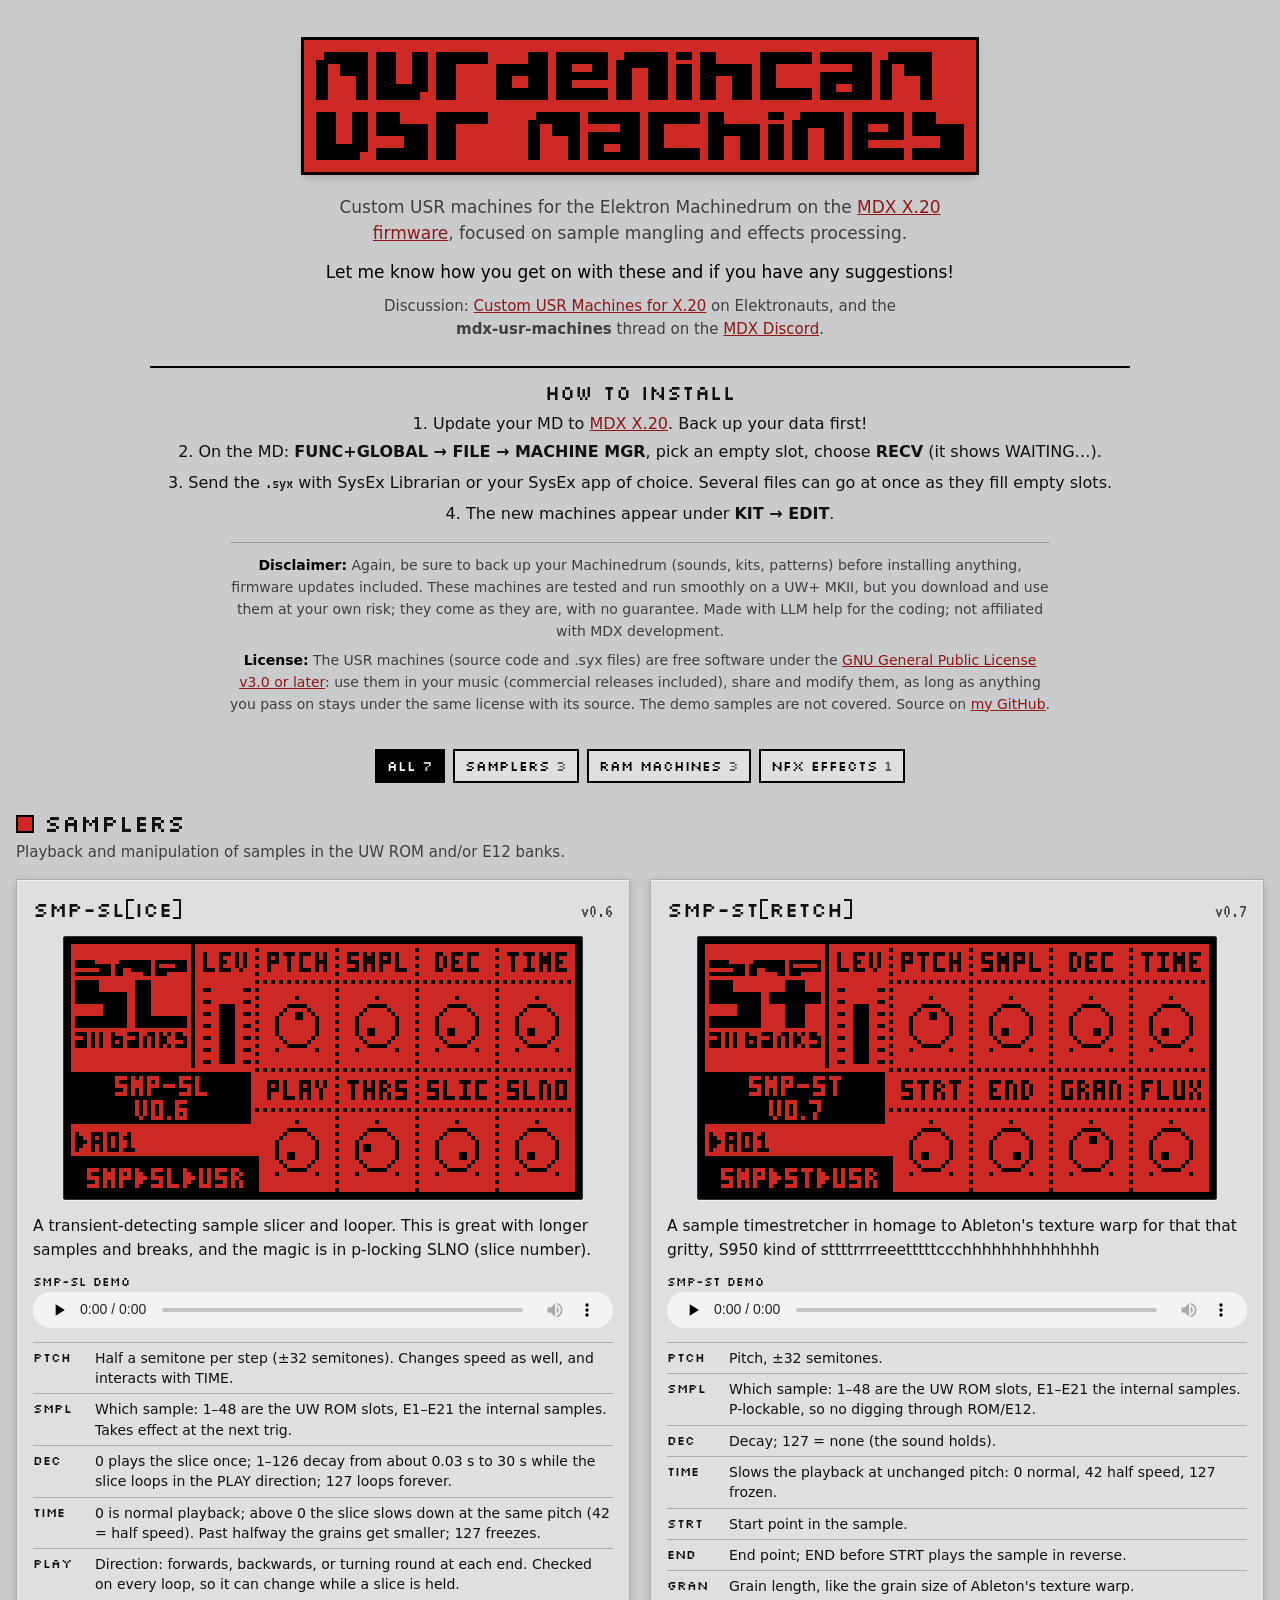
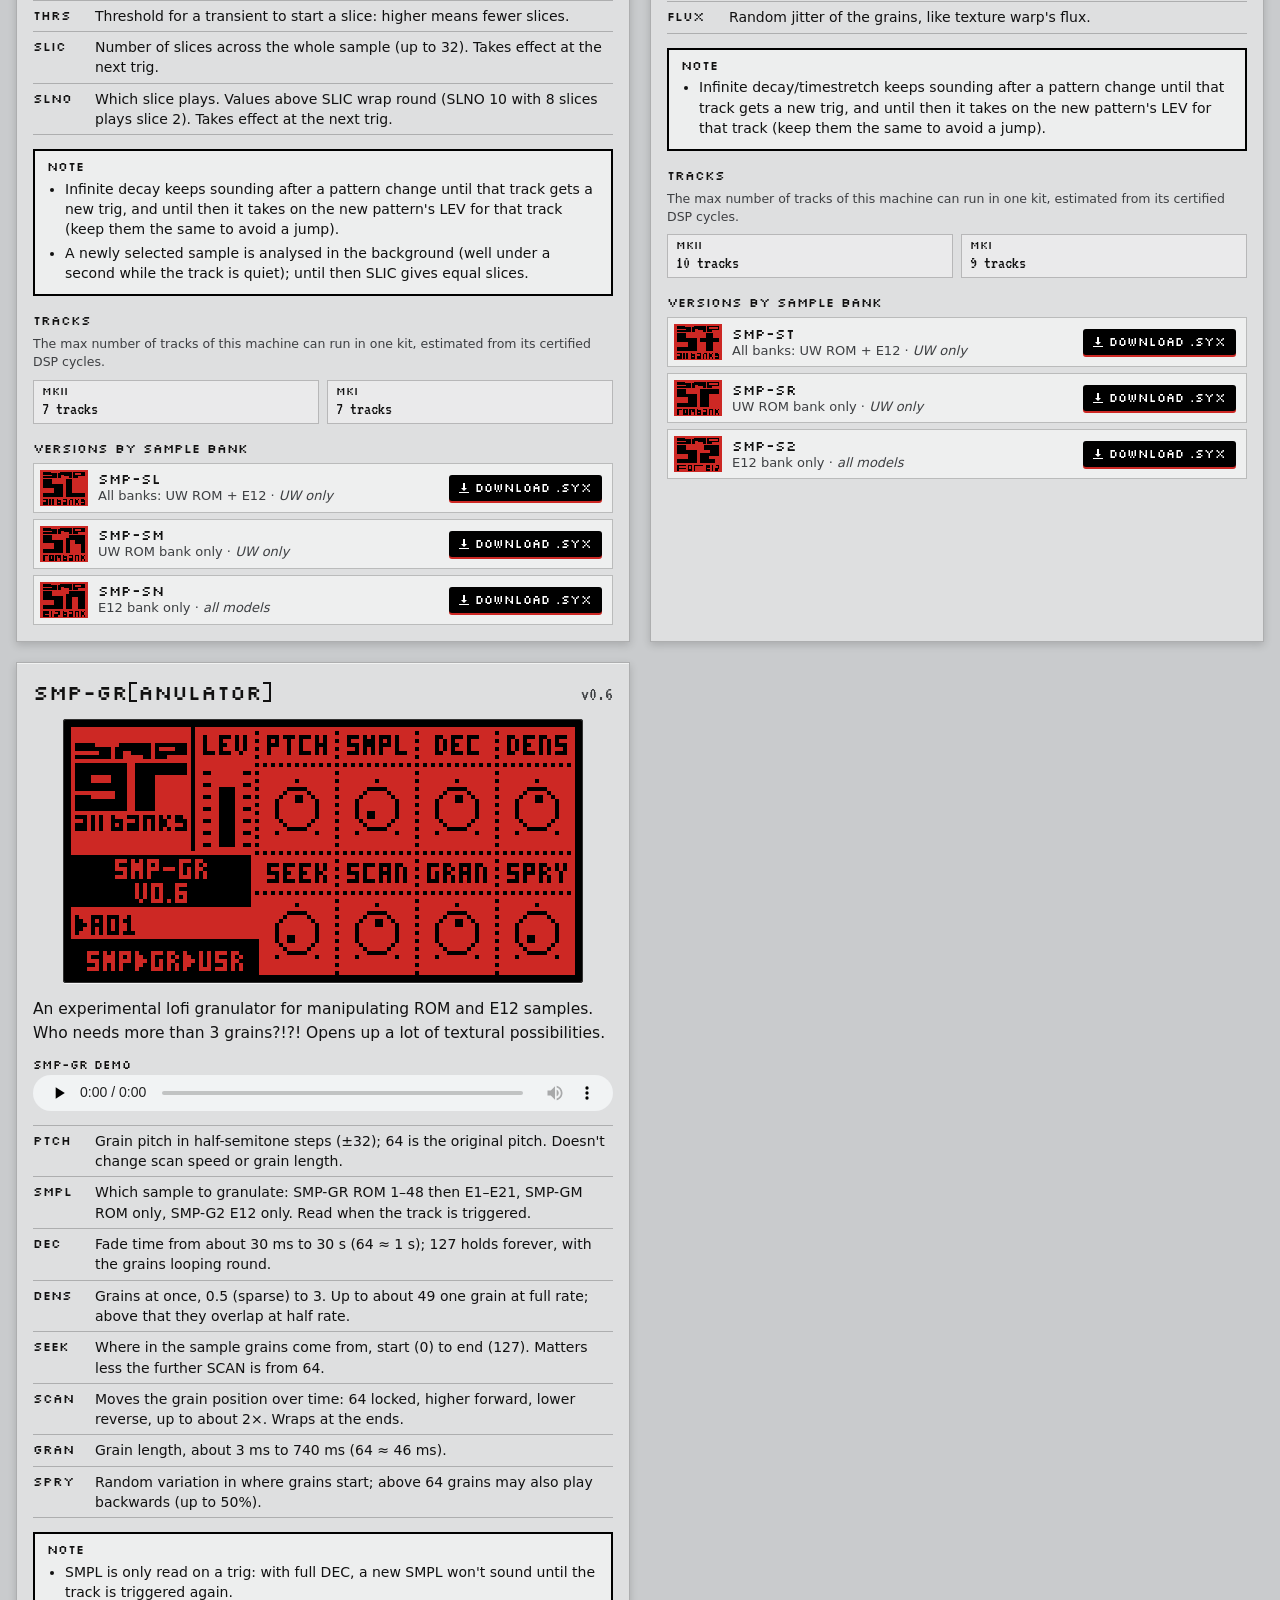
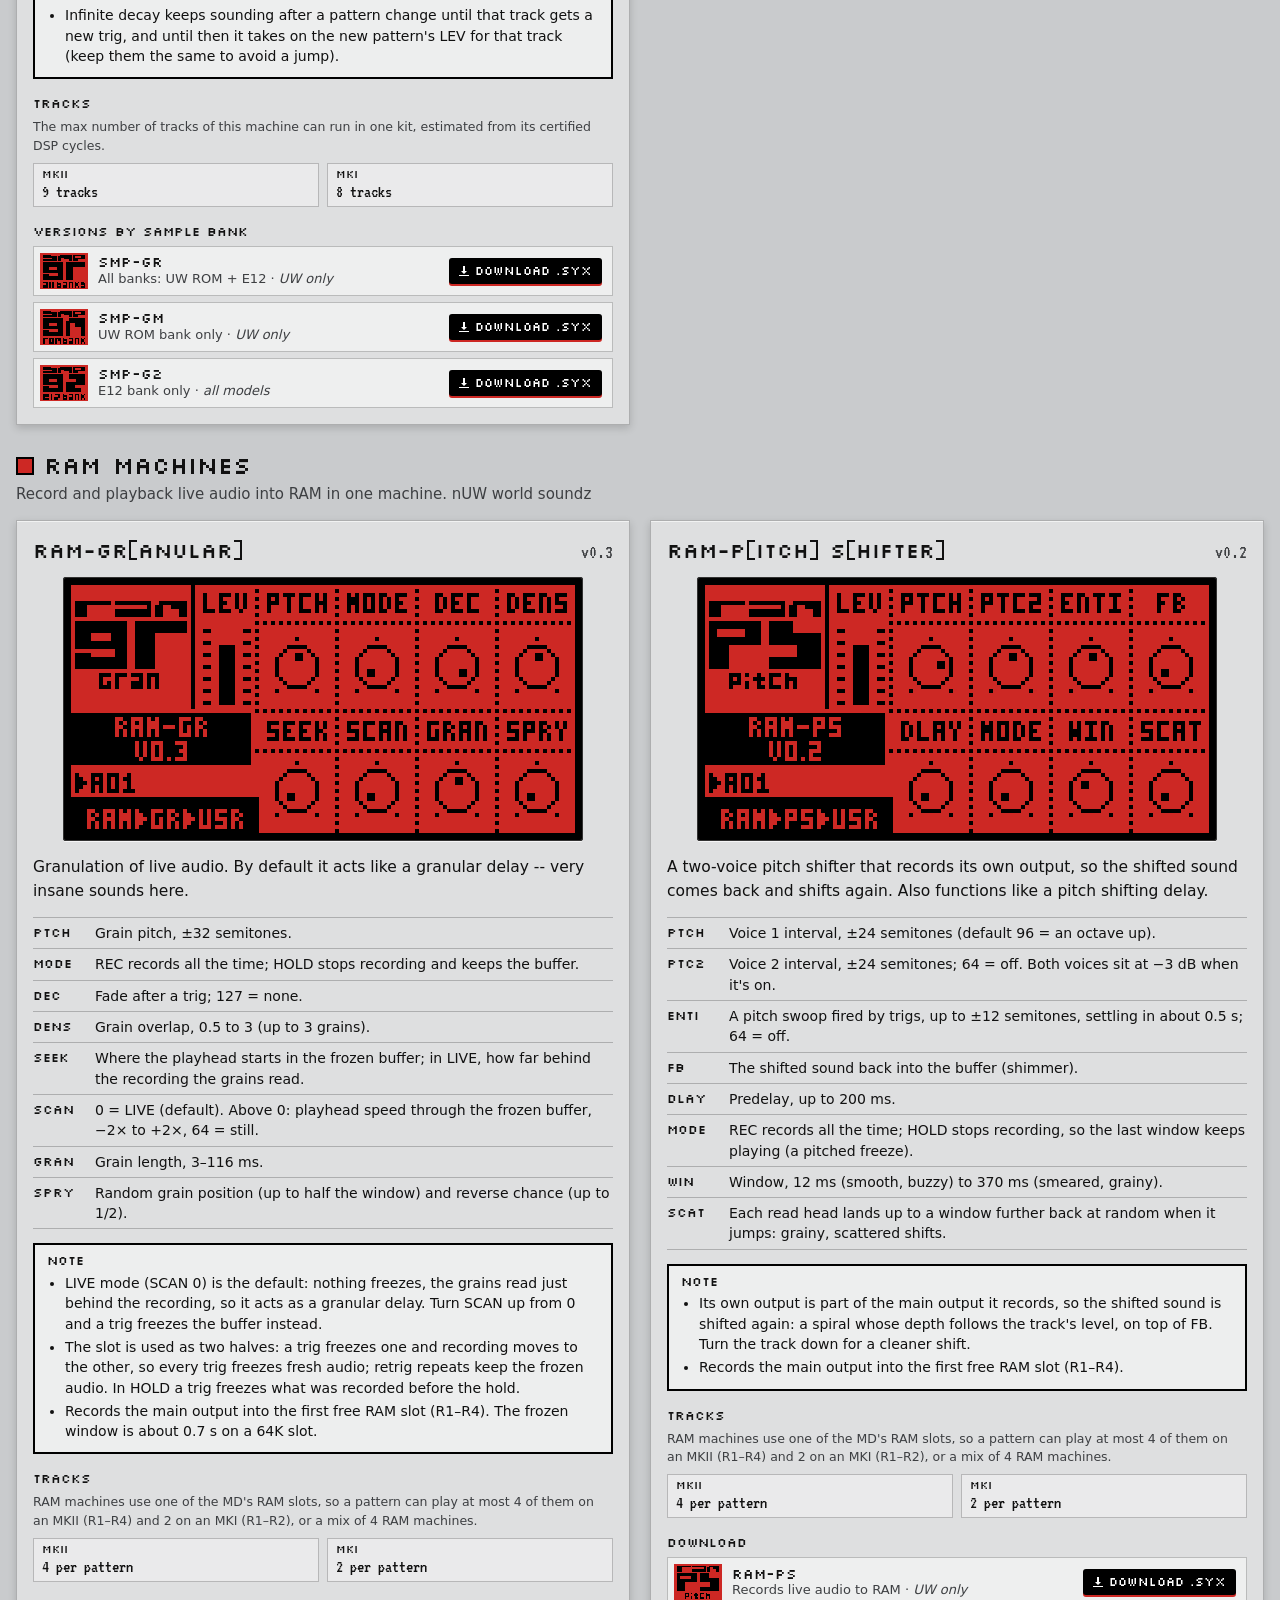
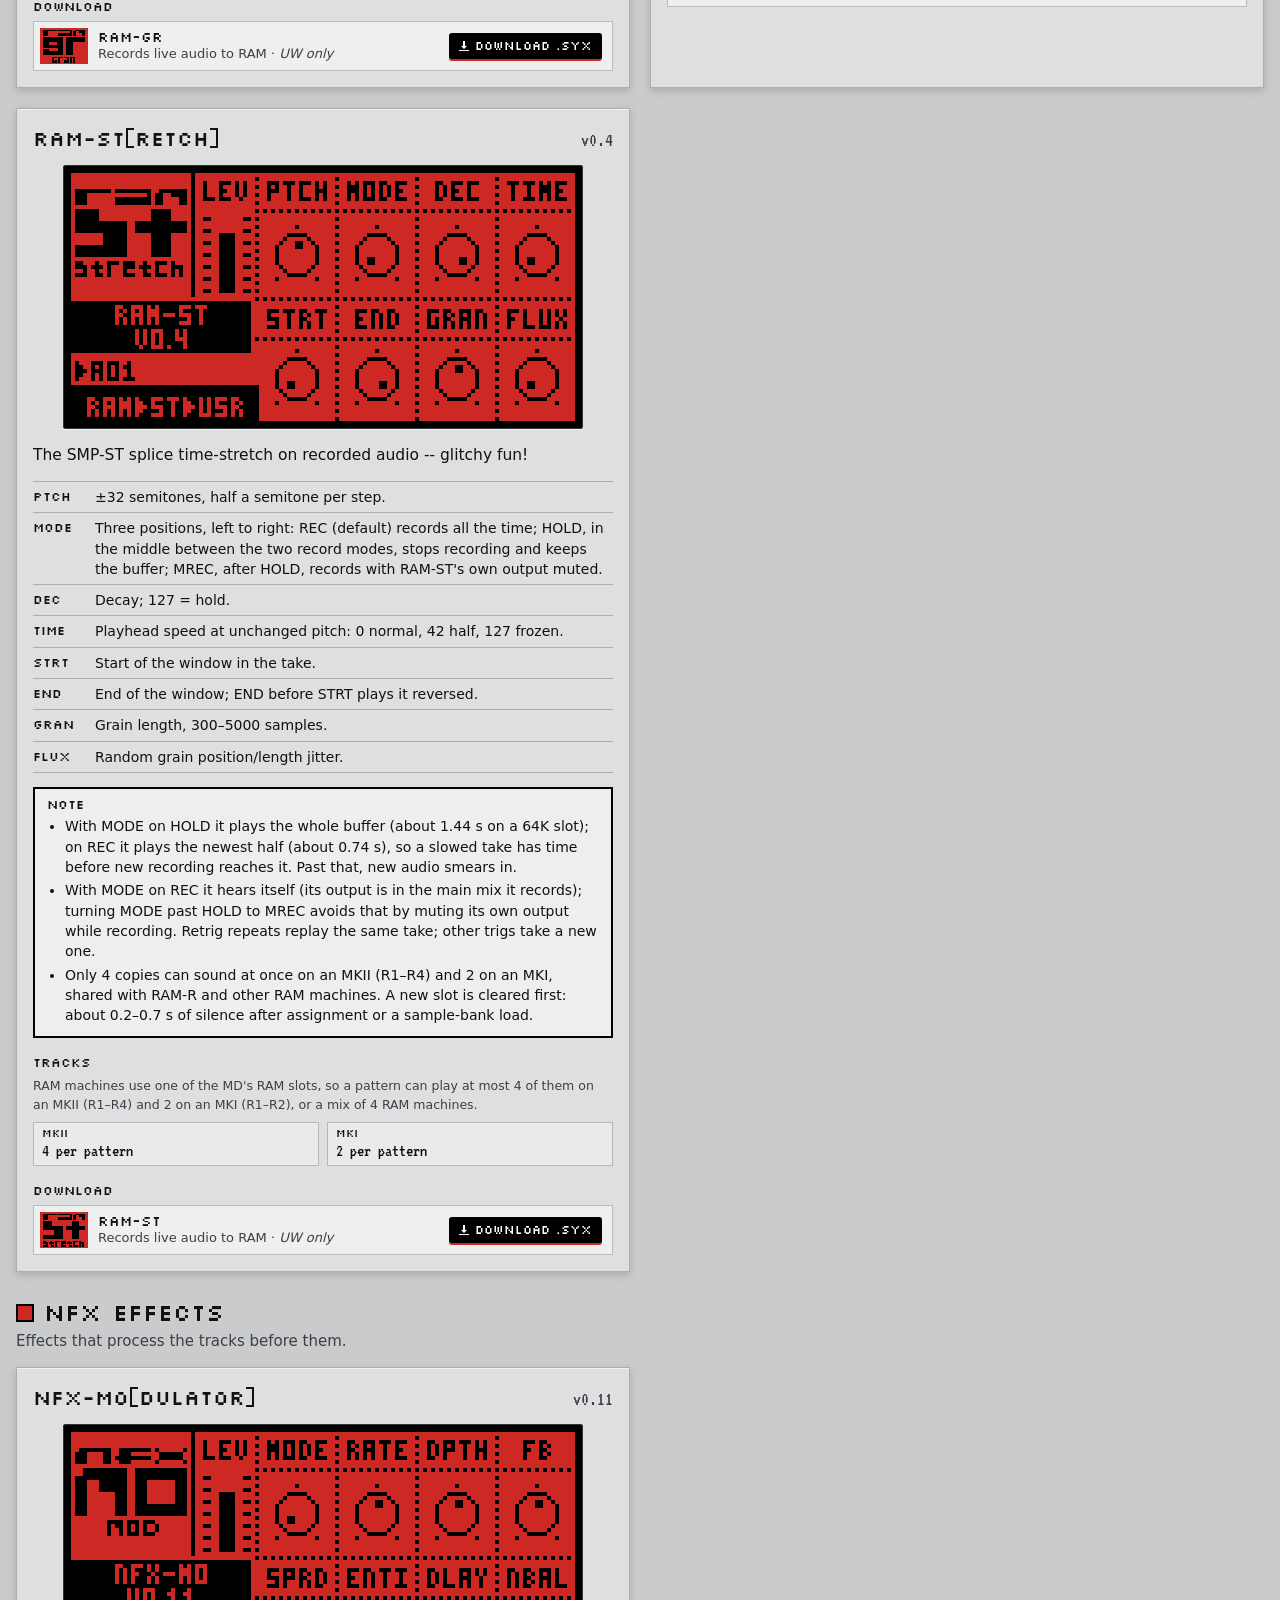
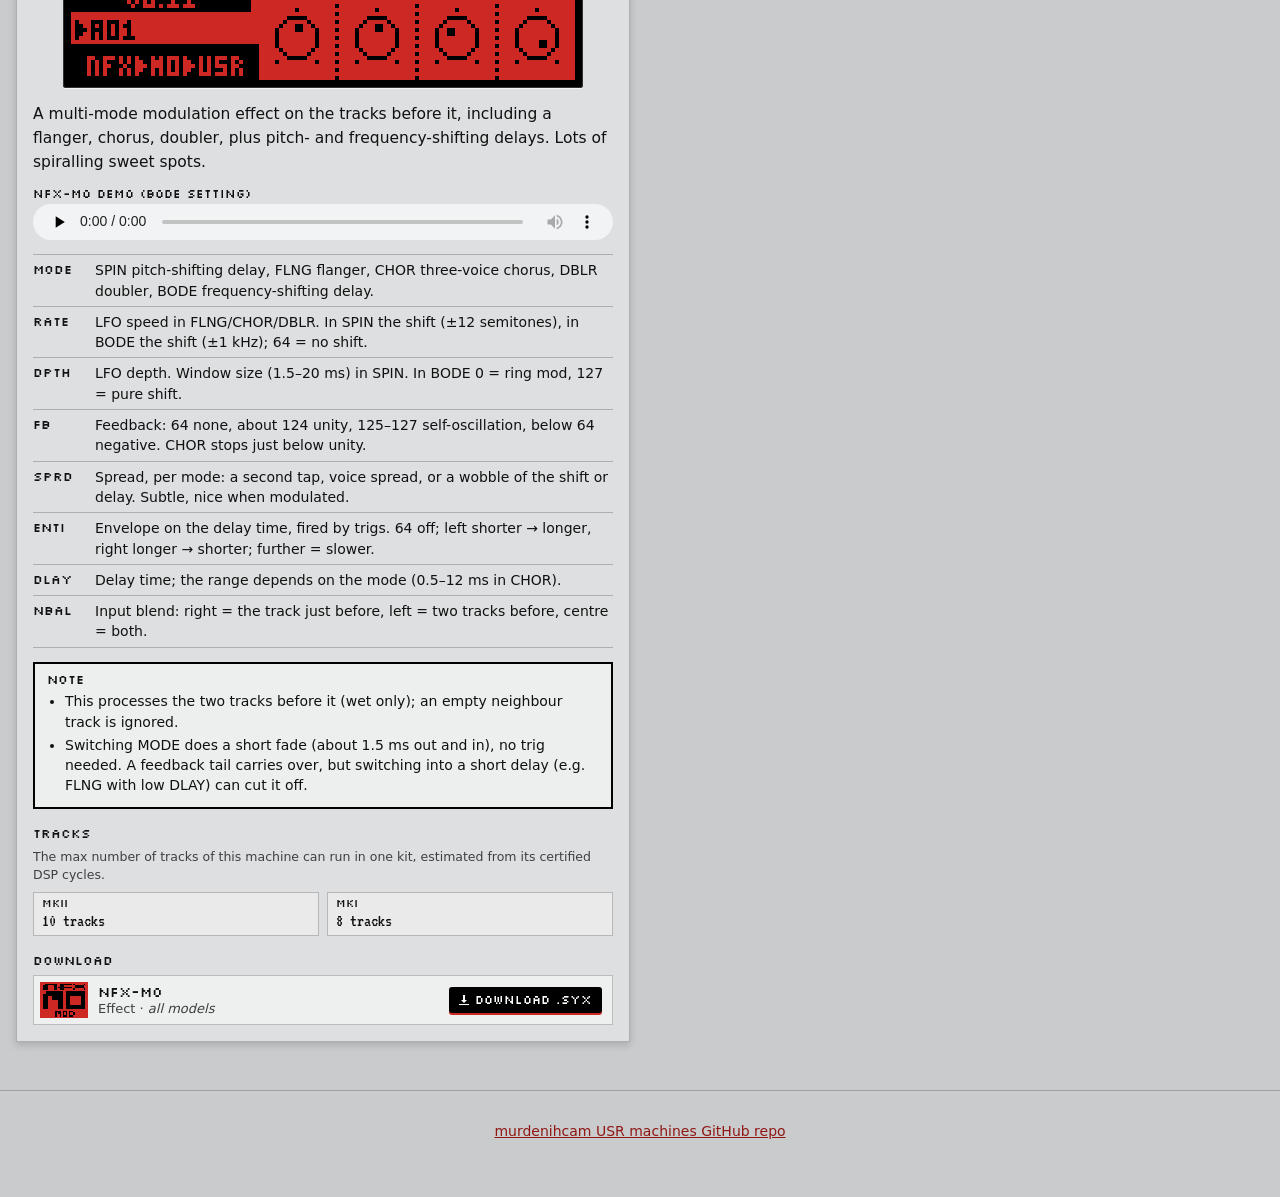
<file: docs/index.html>
<!doctype html>
<html lang="en">
<head>
  <meta charset="utf-8">
  <meta name="viewport" content="width=device-width, initial-scale=1">
  <title>murdenihcam USR machines</title>
  <meta name="description" content="Custom USR machines for the Elektron Machinedrum on the MDX X.20 firmware, focused on sample mangling and effects processing.">
  <link rel="icon" type="image/png" href="assets/favicon.png">
  <link rel="canonical" href="https://murdenihcam.github.io/murdenihcam-usr-machines/">
  <meta property="og:type" content="website">
  <meta property="og:title" content="murdenihcam USR machines">
  <meta property="og:description" content="Custom USR machines for the Elektron Machinedrum on the MDX X.20 firmware, focused on sample mangling and effects processing.">
  <meta property="og:url" content="https://murdenihcam.github.io/murdenihcam-usr-machines/">
  <meta property="og:image" content="https://murdenihcam.github.io/murdenihcam-usr-machines/assets/og-image.png">
  <meta property="og:image:width" content="1200">
  <meta property="og:image:height" content="630">
  <meta name="twitter:card" content="summary_large_image">
  <link rel="preconnect" href="https://fonts.googleapis.com">
  <link rel="preconnect" href="https://fonts.gstatic.com" crossorigin>
  <link href="https://fonts.googleapis.com/css2?family=Silkscreen&family=VT323&display=swap" rel="stylesheet">
  <link rel="stylesheet" href="style.css?v=20261107d">
</head>
<body>
  <header class="site-head">
    <h1 class="wordmark"><img src="assets/wordmark.svg" width="672" height="132" alt="murdenihcam USR machines"></h1>
    <p class="lede" data-text="tagline"></p>
    <p class="lede lede-ask" data-text="ask"></p>
    <p class="lede lede-talk" data-text="discussion"></p>

    <section class="install" aria-labelledby="install-h">
      <h2 id="install-h" data-text="installTitle"></h2>
      <ol data-text="installSteps"></ol>
      <p class="note" data-text="installNote"></p>
    </section>

    <section class="terms" aria-label="Disclaimer and license">
      <p data-text="disclaimer"></p>
      <p data-text="licence"></p>
    </section>
  </header>

  <main id="machines" class="machines" aria-label="Machines"></main>

  <noscript><p class="nojs">This page lists the machines with JavaScript. The .syx files are in the <a href="downloads/">downloads</a> folder.</p></noscript>

  <footer class="site-foot">
    <p data-text="footer"></p>
  </footer>

  <script src="assets/logos32.js?v=20261107d"></script>
  <script src="site-text.js?v=20261107d"></script>
  <script src="machines.js?v=20261107d"></script>
  <script src="app.js?v=20261107d"></script>
</body>
</html>
</file>
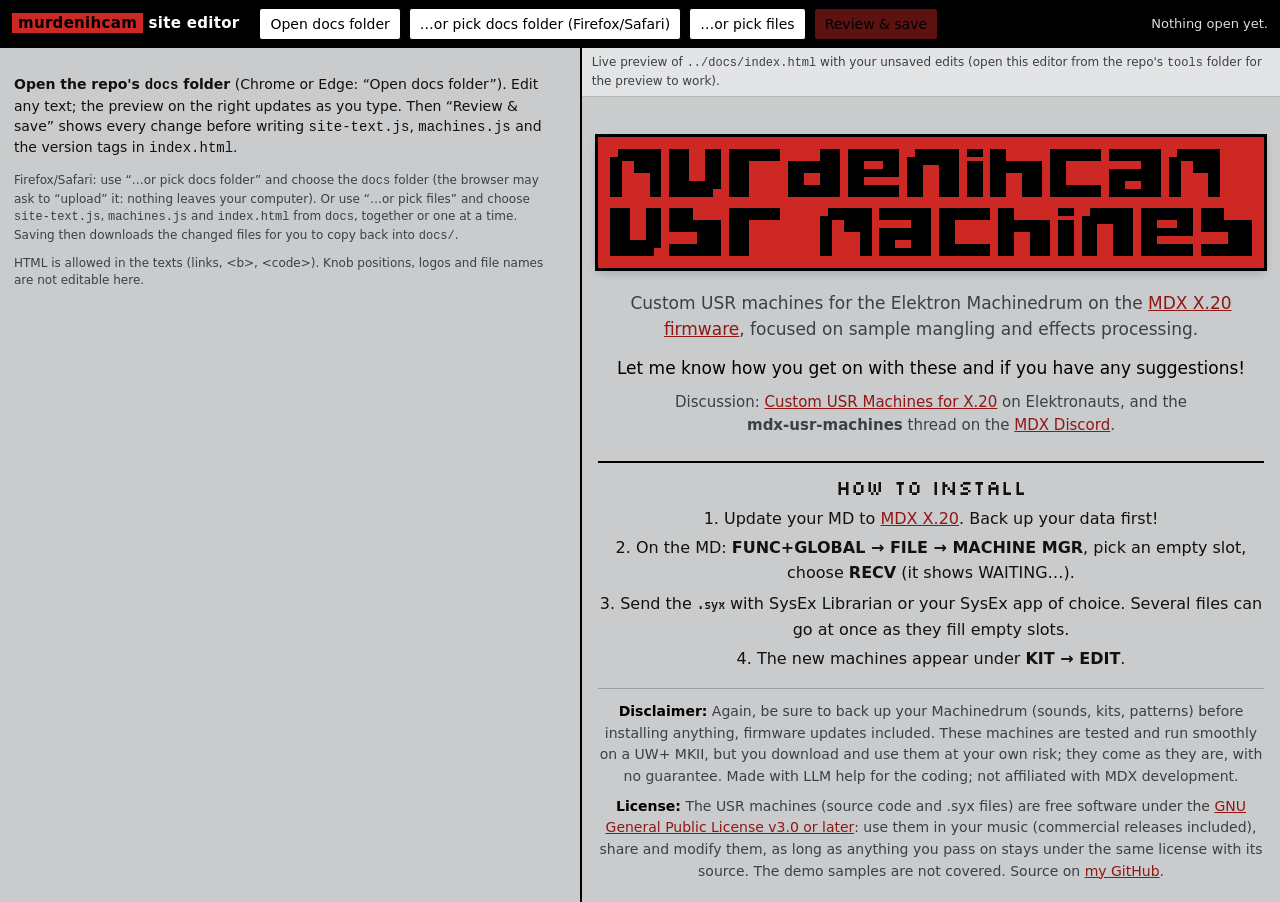
<file: tools/site-editor.html>
<!doctype html>
<html lang="en">
<head>
<meta charset="utf-8">
<meta name="viewport" content="width=device-width, initial-scale=1">
<title>Site editor · murdenihcam USR machines</title>
<style>
  :root { --red: #cd2824; --bg: #c9cbcd; --plate: rgba(255,255,255,0.45); --line: rgba(0,0,0,0.2); --muted: #3d3f42; }
  * { box-sizing: border-box; }
  body { margin: 0; background: var(--bg); color: #111; font: 14px/1.45 system-ui, -apple-system, "Segoe UI", Roboto, sans-serif; }
  header.top { position: sticky; top: 0; z-index: 2; background: #000; color: #fff; display: flex; flex-wrap: wrap; gap: 8px; align-items: center; padding: 8px 12px; }
  header.top h1 { font-size: 15px; margin: 0 12px 0 0; letter-spacing: .02em; }
  header.top h1 span { background: var(--red); color: #000; padding: 1px 6px; }
  button, .filebtn { font: inherit; border: 1px solid #000; background: #fff; color: #000; padding: 5px 10px; border-radius: 3px; cursor: pointer; }
  button.primary { background: var(--red); }
  button:disabled { opacity: .45; cursor: default; }
  .filebtn input { display: none; }
  #status { color: #ddd; font-size: 13px; margin-left: auto; }
  .layout { display: grid; grid-template-columns: minmax(380px, 1fr) minmax(420px, 1.2fr); height: calc(100vh - 46px); }
  .form { overflow: auto; padding: 12px 14px 60px; border-right: 2px solid #000; }
  .preview { display: flex; flex-direction: column; }
  .preview .bar { padding: 6px 10px; background: #e3e4e5; border-bottom: 1px solid var(--line); font-size: 12px; color: var(--muted); }
  iframe { flex: 1; width: 100%; border: 0; background: var(--bg); }
  details { background: var(--plate); border: 1px solid var(--line); margin: 0 0 10px; }
  summary { cursor: pointer; padding: 8px 10px; font-weight: 600; }
  summary small { font-weight: 400; color: var(--muted); }
  .fields { padding: 0 10px 10px; display: grid; gap: 8px; }
  label { display: grid; gap: 3px; font-size: 12px; color: var(--muted); }
  label b { color: #000; font-size: 12px; }
  textarea, input[type=text] { width: 100%; font: 13px/1.4 system-ui, sans-serif; color: #000; background: #fff; border: 1px solid #888; border-radius: 2px; padding: 5px 6px; }
  textarea { resize: vertical; min-height: 34px; }
  .row { display: grid; grid-template-columns: repeat(3, 1fr); gap: 8px; }
  .param { display: grid; grid-template-columns: 46px 1fr; gap: 8px; align-items: start; }
  .param code { font: 12px/2 ui-monospace, monospace; font-weight: 700; color: #000; }
  .group-title { font-size: 11px; text-transform: uppercase; letter-spacing: .06em; color: #000; margin-top: 4px; border-top: 1px solid var(--line); padding-top: 6px; }
  .hint { font-size: 12px; color: var(--muted); margin: 0 0 10px; }
  .intro { max-width: 60ch; }
  .msg { background: #fff; border: 2px solid #000; border-left: 8px solid var(--red); padding: 8px 10px; font-weight: 600; }
  dialog { border: 2px solid #000; border-radius: 4px; max-width: 760px; width: 92vw; padding: 0; }
  dialog h2 { margin: 0; padding: 10px 14px; background: #000; color: #fff; font-size: 15px; }
  dialog .body { padding: 10px 14px; max-height: 60vh; overflow: auto; }
  dialog .change { border-bottom: 1px solid var(--line); padding: 6px 0; font-size: 13px; }
  dialog .change .path { font-weight: 600; }
  dialog .old { color: #8a1512; text-decoration: line-through; }
  dialog .new { color: #0b5a12; }
  dialog .actions { display: flex; gap: 8px; justify-content: flex-end; padding: 10px 14px; border-top: 1px solid var(--line); }
  @media (max-width: 900px) { .layout { grid-template-columns: 1fr; height: auto; } .preview { height: 80vh; } .form { border-right: 0; } }
</style>
</head>
<body>
<header class="top">
  <h1><span>murdenihcam</span> site editor</h1>
  <button id="openDir" title="Pick the docs folder of the repo">Open docs folder</button>
  <label class="filebtn" title="Works in every browser; saving downloads the files"><input id="openFolderInput" type="file" webkitdirectory><span>…or pick docs folder (Firefox/Safari)</span></label>
  <label class="filebtn" title="Pick site-text.js, machines.js and index.html, together or one by one"><input id="openFiles" type="file" accept=".js,.html" multiple><span>…or pick files</span></label>
  <button id="save" class="primary" disabled>Review &amp; save</button>
  <span id="status">Nothing open yet.</span>
</header>

<div class="layout">
  <div class="form" id="form">
    <div class="intro">
      <p><b>Open the repo's <code>docs</code> folder</b> (Chrome or Edge: “Open docs folder”). Edit any text; the preview on the right updates as you type. Then “Review &amp; save” shows every change before writing <code>site-text.js</code>, <code>machines.js</code> and the version tags in <code>index.html</code>.</p>
      <p class="hint">Firefox/Safari: use “…or pick docs folder” and choose the <code>docs</code> folder (the browser may ask to “upload” it: nothing leaves your computer). Or use “…or pick files” and choose <code>site-text.js</code>, <code>machines.js</code> and <code>index.html</code> from <code>docs</code>, together or one at a time. Saving then downloads the changed files for you to copy back into <code>docs/</code>.</p>
      <p id="msg" class="msg" hidden></p>
      <p class="hint">HTML is allowed in the texts (links, &lt;b&gt;, &lt;code&gt;). Knob positions, logos and file names are not editable here.</p>
    </div>
  </div>
  <div class="preview">
    <div class="bar">Live preview of <code>../docs/index.html</code> with your unsaved edits (open this editor from the repo's <code>tools</code> folder for the preview to work).</div>
    <iframe id="preview" src="../docs/index.html" title="Site preview"></iframe>
  </div>
</div>

<dialog id="review">
  <h2>Changes to save</h2>
  <div class="body" id="reviewBody"></div>
  <div class="actions"><button id="cancelSave">Cancel</button><button id="confirmSave" class="primary">Save</button></div>
</dialog>

<script>
(function () {
  "use strict";
  var $ = function (id) { return document.getElementById(id); };
  var state = { dir: null, files: {}, orig: null, data: null, headers: {} };
  var LABELS = {
    tagline: "Tagline (under the wordmark)", ask: "Feedback line", discussion: "Discussion line",
    installTitle: "How to install: heading", installSteps: "How to install: steps", installNote: "How to install: note",
    disclaimer: "Disclaimer", licence: "License", footer: "Footer",
    samplersTitle: "Samplers: section title", samplersSub: "Samplers: section subtitle",
    ramTitle: "RAM machines: section title", ramSub: "RAM machines: section subtitle",
    nfxTitle: "NFX effects: section title", nfxSub: "NFX effects: section subtitle",
    tracksCaption: "Tracks caption (samplers, NFX)", ramTracksCaption: "Tracks caption (RAM machines)",
    ramDspLine: "RAM DSP line ({mk2}/{mk1} are filled in)"
  };

  // ---------- reading the data files ----------
  function runData(text, key) {
    var fake = {};
    new Function("window", text)(fake);
    return fake[key];
  }
  function headerOf(text, marker) { var i = text.indexOf(marker); return i > 0 ? text.slice(0, i) : ""; }

  function load(files) {
    if (!files["site-text.js"] || !files["machines.js"]) throw new Error("Need site-text.js and machines.js from the docs folder.");
    files = Object.assign({}, files);
    var siteText = runData(files["site-text.js"], "SITE_TEXT");
    var machines = runData(files["machines.js"], "MACHINES");
    state.files = files;
    state.headers = { site: headerOf(files["site-text.js"], "window.SITE_TEXT"), machines: headerOf(files["machines.js"], "window.MACHINES") };
    state.orig = JSON.parse(JSON.stringify({ siteText: siteText, machines: machines }));
    state.data = { siteText: siteText, machines: machines };
    buildForm();
    $("save").disabled = false;
    sendPreview();
  }

  // ---------- serialising (same layout as the files in the repo, so git diffs stay small) ----------
  function prim(v) { return v === null || typeof v !== "object"; }
  function flat(v) { return prim(v) || (Array.isArray(v) && v.every(prim)); }
  function inline(v) {
    if (Array.isArray(v)) return "[" + v.map(inline).join(", ") + "]";
    if (v && typeof v === "object") return "{" + Object.keys(v).map(function (k) { return JSON.stringify(k) + ": " + inline(v[k]); }).join(", ") + "}";
    return JSON.stringify(v);
  }
  function dump(v, ind, parentIsList) {
    ind = ind || 0;
    var p = "  ".repeat(ind), q = "  ".repeat(ind + 1);
    if (Array.isArray(v)) {
      var one = inline(v);
      if ((parentIsList && v.every(flat)) || (v.every(prim) && one.length <= 100)) return one;
      if (!v.length) return "[]";
      return "[\n" + v.map(function (x) { return q + dump(x, ind + 1, true); }).join(",\n") + "\n" + p + "]";
    }
    if (v && typeof v === "object") {
      var keys = Object.keys(v);
      if (!keys.length) return "{}";
      return "{\n" + keys.map(function (k) { return q + JSON.stringify(k) + ": " + dump(v[k], ind + 1, false); }).join(",\n") + "\n" + p + "}";
    }
    return JSON.stringify(v);
  }
  function siteTextFile() { return state.headers.site + "window.SITE_TEXT = " + dump(state.data.siteText) + ";\n"; }
  function machinesFile() { return state.headers.machines + "window.MACHINES = " + dump(state.data.machines) + ";\n"; }
  function bumpedIndex(text) {
    var d = new Date(), today = d.getFullYear() + String(d.getMonth() + 1).padStart(2, "0") + String(d.getDate()).padStart(2, "0");
    var m = /\?v=(\d{8})([a-z]?)"/.exec(text), next = today;
    if (m && m[1] === today) next = today + (m[2] ? String.fromCharCode(m[2].charCodeAt(0) + 1) : "a");
    return { text: text.replace(/\?v=\d{8}[a-z]?"/g, "?v=" + next + '"'), version: next };
  }

  // ---------- form ----------
  function field(label, value, onInput, opts) {
    opts = opts || {};
    var l = document.createElement("label");
    var b = document.createElement("b"); b.textContent = label; l.appendChild(b);
    var t = document.createElement(opts.input ? "input" : "textarea");
    if (opts.input) t.type = "text"; else t.rows = opts.rows || Math.min(6, Math.max(1, Math.ceil(String(value).length / 70)));
    t.value = value == null ? "" : value;
    t.addEventListener("input", function () { onInput(t.value); changed(); });
    l.appendChild(t);
    return l;
  }
  function group(title) { var d = document.createElement("div"); d.className = "group-title"; d.textContent = title; return d; }

  function buildForm() {
    var form = $("form");
    form.querySelectorAll("details").forEach(function (d) { d.remove(); });
    var T = state.data.siteText;

    var site = document.createElement("details"); site.open = true;
    site.innerHTML = "<summary>Site text <small>header, install, disclaimer, license, captions</small></summary>";
    var sf = document.createElement("div"); sf.className = "fields";
    Object.keys(T).forEach(function (k) {
      if (Array.isArray(T[k])) {
        sf.appendChild(group(LABELS[k] || k));
        T[k].forEach(function (_, i) { sf.appendChild(field((LABELS[k] || k) + " " + (i + 1), T[k][i], function (v) { T[k][i] = v; })); });
      } else {
        sf.appendChild(field(LABELS[k] || k, T[k], function (v) { T[k] = v; }));
      }
    });
    site.appendChild(sf);
    form.appendChild(site);

    state.data.machines.forEach(function (m) {
      var d = document.createElement("details");
      d.innerHTML = "<summary></summary>";
      d.querySelector("summary").textContent = m.name + " ";
      var sm = document.createElement("small"); sm.textContent = "v" + m.version + " · " + m.category; d.querySelector("summary").appendChild(sm);
      var f = document.createElement("div"); f.className = "fields";
      var r = document.createElement("div"); r.className = "row";
      r.appendChild(field("Name", m.name, function (v) { m.name = v; }, { input: true }));
      r.appendChild(field("Version", m.version, function (v) { m.version = v; }, { input: true }));
      r.appendChild(field("Screen title", m.lcdName, function (v) { m.lcdName = v; }, { input: true }));
      f.appendChild(r);
      f.appendChild(field("Description", m.desc, function (v) { m.desc = v; }));
      if (m.demo) f.appendChild(field("Demo label", m.demo.label, function (v) { m.demo.label = v; }, { input: true }));

      f.appendChild(group("Parameters"));
      m.params.forEach(function (p) {
        var row = document.createElement("div"); row.className = "param";
        var c = document.createElement("code"); c.textContent = p[0]; row.appendChild(c);
        var t = document.createElement("textarea"); t.rows = Math.min(4, Math.max(1, Math.ceil(p[5].length / 70))); t.value = p[5];
        t.addEventListener("input", function () { p[5] = t.value; changed(); });
        row.appendChild(t);
        f.appendChild(row);
      });

      f.appendChild(group("Note box (one note per paragraph; leave empty for none)"));
      f.appendChild(field("Notes", (m.aware || []).join("\n\n"), function (v) {
        m.aware = v.split(/\n\s*\n/).map(function (s) { return s.trim(); }).filter(Boolean);
      }, { rows: Math.max(3, (m.aware || []).length * 3) }));

      f.appendChild(group("Track counts (DSP estimate)"));
      var tr = document.createElement("div"); tr.className = "row";
      ["mk2", "mk1", "sram"].forEach(function (k) {
        tr.appendChild(field({ mk2: "MKII", mk1: "MKI", sram: "MKI with SRAM" }[k], m.tracks[k], function (v) { m.tracks[k] = v; }, { input: true }));
      });
      f.appendChild(tr);

      f.appendChild(group("Download rows"));
      m.variants.forEach(function (v) {
        var vr = document.createElement("div"); vr.className = "row";
        vr.appendChild(field(v.id + ": text", v.scope, function (x) { v.scope = x; }, { input: true }));
        vr.appendChild(field(v.id + ": works on (italic)", v.compat, function (x) { v.compat = x || null; }, { input: true }));
        var file = document.createElement("label"); file.innerHTML = "<b>File</b>"; var s = document.createElement("span"); s.textContent = v.file; file.appendChild(s);
        vr.appendChild(file);
        f.appendChild(vr);
      });
      d.appendChild(f);
      form.appendChild(d);
    });
  }

  // ---------- preview ----------
  var previewTimer = null;
  function sendPreview() {
    if (!state.data) return;
    var w = $("preview").contentWindow;
    if (w) w.postMessage({ type: "site-editor-preview", siteText: state.data.siteText, machines: state.data.machines }, "*");
  }
  function changed() {
    var n = diff().length;
    $("status").textContent = n ? n + " unsaved change" + (n > 1 ? "s" : "") : "No unsaved changes.";
    clearTimeout(previewTimer); previewTimer = setTimeout(sendPreview, 250);
  }
  window.addEventListener("message", function (e) {
    if (e.data && e.data.type === "site-editor-ready") sendPreview();
  });

  // ---------- review ----------
  function diff() {
    var out = [];
    (function walk(a, b, path) {
      if (prim(a) || prim(b)) { if (a !== b) out.push({ path: path, old: a, now: b }); return; }
      var keys = Object.keys(Object.assign({}, a, b));
      keys.forEach(function (k) { walk(a[k], b[k], path.concat(k)); });
    })(state.orig, state.data, []);
    return out;
  }
  function pretty(path) {
    var p = path.slice();
    if (p[0] === "siteText") return "Site text › " + (LABELS[p[1]] || p[1]) + (p.length > 2 ? " " + (+p[2] + 1) : "");
    var m = state.data.machines[p[1]], rest = p.slice(2);
    if (rest[0] === "params") return m.id + " › " + m.params[rest[1]][0];
    if (rest[0] === "aware") return m.id + " › note " + (+rest[1] + 1);
    if (rest[0] === "variants") return m.id + " › " + m.variants[rest[1]].id + " " + rest[2];
    return m.id + " › " + rest.join(" ");
  }
  function showReview() {
    var changes = diff(), body = $("reviewBody");
    body.innerHTML = "";
    if (!changes.length) { body.textContent = "No changes."; }
    changes.forEach(function (c) {
      var d = document.createElement("div"); d.className = "change";
      var p = document.createElement("div"); p.className = "path"; p.textContent = pretty(c.path); d.appendChild(p);
      var o = document.createElement("div"); o.className = "old"; o.textContent = c.old == null ? "(empty)" : String(c.old); d.appendChild(o);
      var n = document.createElement("div"); n.className = "new"; n.textContent = c.now == null ? "(empty)" : String(c.now); d.appendChild(n);
      body.appendChild(d);
    });
    var note = document.createElement("p"); note.className = "hint";
    note.textContent = state.dir ? "Writes docs/site-text.js and docs/machines.js, and bumps the ?v= version tags in docs/index.html." :
      "Downloads site-text.js, machines.js and index.html (with bumped version tags). Copy them into the docs folder, replacing the old ones.";
    body.appendChild(note);
    $("confirmSave").disabled = !changes.length;
    $("review").showModal();
  }

  // ---------- saving ----------
  async function writeFile(name, text) {
    if (state.dir) {
      var h = await state.dir.getFileHandle(name, { create: false });
      var w = await h.createWritable(); await w.write(text); await w.close();
    } else {
      var a = document.createElement("a");
      a.href = URL.createObjectURL(new Blob([text], { type: "text/plain" }));
      a.download = name; document.body.appendChild(a); a.click(); a.remove();
    }
  }
  async function save() {
    $("review").close();
    try {
      var site = siteTextFile(), mach = machinesFile(), idx = state.files["index.html"] ? bumpedIndex(state.files["index.html"]) : null;
      var touched = [];
      if (diff().some(function (c) { return c.path[0] === "siteText"; })) { await writeFile("site-text.js", site); touched.push("site-text.js"); state.files["site-text.js"] = site; }
      if (diff().some(function (c) { return c.path[0] === "machines"; })) { await writeFile("machines.js", mach); touched.push("machines.js"); state.files["machines.js"] = mach; }
      if (idx) { await writeFile("index.html", idx.text); touched.push("index.html (v=" + idx.version + ")"); state.files["index.html"] = idx.text; }
      state.orig = JSON.parse(JSON.stringify(state.data));
      $("status").textContent = (state.dir ? "Saved: " : "Downloaded: ") + touched.join(", ") + ". Now commit and push.";
      if (state.dir) $("preview").src = "../docs/index.html?r=" + Date.now();
    } catch (err) {
      $("status").textContent = "Save failed: " + err.message;
    }
  }

  // ---------- opening ----------
  $("openDir").addEventListener("click", async function () {
    if (!window.showDirectoryPicker) { $("status").textContent = "This browser can't open folders; use “…or pick files”."; return; }
    try {
      var dir = await window.showDirectoryPicker({ id: "murdenihcam-docs", mode: "readwrite" });
      var files = {};
      for (var name of ["site-text.js", "machines.js", "index.html"]) {
        try { files[name] = await (await (await dir.getFileHandle(name)).getFile()).text(); } catch (e) { /* missing */ }
      }
      state.dir = dir;
      load(files);
      $("status").textContent = "Opened " + dir.name + "/. No unsaved changes.";
    } catch (err) { if (err.name !== "AbortError") $("status").textContent = "Could not open: " + err.message; }
  });
  // Files picked without folder access (Firefox, Safari): collected across picks, saving downloads them.
  var picked = {};
  function message(text) { var m = $("msg"); m.textContent = text; m.hidden = !text; $("status").textContent = text || $("status").textContent; }
  async function takeFiles(list) {
    var wanted = ["site-text.js", "machines.js", "index.html"], got = [];
    for (var f of list) {
      // match by name, ignoring case and copies like "machines (1).js"
      var n = f.name.toLowerCase(), key = null;
      if (/\.js$/.test(n) && n.indexOf("site-text") === 0) key = "site-text.js";
      else if (/\.js$/.test(n) && n.indexOf("machines") === 0) key = "machines.js";
      else if (/\.html?$/.test(n) && n.indexOf("index") === 0) key = "index.html";
      if (!key) continue;
      try { picked[key] = await f.text(); got.push(key); }
      catch (err) { message("Could not read " + f.name + ": " + err.message); return; }
    }
    var missing = wanted.slice(0, 2).filter(function (n) { return !picked[n]; });
    if (missing.length) {
      message("Loaded: " + (Object.keys(picked).join(", ") || "nothing yet") + ". Still needed: " + missing.join(" and ") + " (from the docs folder)." + (got.length ? "" : " The file you picked isn't one of the site files."));
      return;
    }
    state.dir = null;
    try {
      load(picked);
      message("");
      $("status").textContent = "Opened " + Object.keys(picked).join(", ") + ". Saving will download the changed files" + (picked["index.html"] ? "." : " (pick index.html too to bump the version tags).");
    } catch (err) { message("Could not read the files: " + err.message); }
  }
  $("openFiles").addEventListener("change", function (e) { takeFiles(e.target.files); e.target.value = ""; });
  $("openFolderInput").addEventListener("change", function (e) {
    var top = Array.prototype.filter.call(e.target.files, function (f) { var p = f.webkitRelativePath || ""; return !p || p.split("/").length === 2; });
    picked = {};
    takeFiles(top);
    e.target.value = "";
  });
  $("save").addEventListener("click", showReview);
  $("cancelSave").addEventListener("click", function () { $("review").close(); });
  $("confirmSave").addEventListener("click", save);
  window.addEventListener("beforeunload", function (e) { if (state.data && diff().length) { e.preventDefault(); e.returnValue = ""; } });

  // for testing: window.__siteEditor exposes the internals
  window.__siteEditor = { state: state, load: load, dump: dump, diff: diff, siteTextFile: siteTextFile, machinesFile: machinesFile, bumpedIndex: bumpedIndex };
})();
</script>
</body>
</html>
</file>
<file: docs/style.css>
/* murdenihcam USR machines */
:root {
  /* Sampled from the machines' web logos */
  --lcd-red: #cd2824;
  --lcd-ink: #000000;

  --text: #111111;
  --muted: #3d3f42;
  --line: rgba(0, 0, 0, 0.22);
  --plate: rgba(255, 255, 255, 0.38);
  --link: #8f1714;
  --pixel: "Silkscreen", "VT323", ui-monospace, "Courier New", monospace;
  --mono: "VT323", ui-monospace, "Courier New", monospace;
  --sans: system-ui, -apple-system, "Segoe UI", Roboto, sans-serif;
}

* { box-sizing: border-box; }
html { -webkit-text-size-adjust: 100%; }
body {
  margin: 0;
  color: var(--text);
  font: 16px/1.55 var(--sans);
  background: #c9cbcd; /* light grey, aluminium-coloured */
}
a { color: var(--link); }
a:hover { color: #000; }
code { font-family: var(--mono); font-size: 1.15em; }
.vh { position: absolute; width: 1px; height: 1px; overflow: hidden; clip: rect(0 0 0 0); white-space: nowrap; }

/* Header */
.site-head, .site-foot { max-width: 1440px; margin: 0 auto; padding-left: 16px; padding-right: 16px; }
.site-head { padding-top: 40px; padding-bottom: 8px; }
.wordmark { margin: 0; line-height: 0; display: flex; justify-content: center; }
.wordmark img {
  display: block;
  width: 672px;
  max-width: 100%;
  height: auto;
  aspect-ratio: 168 / 33;
  /* red behind the SVG, so when a phone scales it by an odd amount the edge pixels never show the page through */
  background-color: var(--lcd-red);
  box-shadow: 0 0 0 3px #000, 0 4px 10px rgba(0,0,0,0.22);
}
.lede { max-width: 62ch; color: var(--muted); font-size: 17px; margin: 22px 0 24px; }

.site-head { text-align: center; }
.lede, .install, .terms { margin-left: auto; margin-right: auto; }
.install { border-top: 2px solid #000; padding-top: 14px; max-width: 820px; }
.install ol { list-style-position: inside; padding-left: 0 !important; }
.lede-ask { margin-top: -12px; color: #000; }
.lede-talk { margin-top: -14px; font-size: 15px; }
.site-foot { text-align: center; }
.terms { max-width: 820px; margin-top: 16px; border-top: 1px solid var(--line); padding-top: 12px; font-size: 14px; color: var(--muted); }
.terms p { margin: 0 0 8px; }
.terms b { color: #000; }
.install h2 { font: 400 20px/1 var(--pixel); margin: 0 0 10px; }
.install ol { margin: 0 0 12px; padding-left: 22px; }
.install li { margin: 4px 0; }
.install .note { color: var(--muted); font-size: 14px; margin: 0; }

/* Section nav and grouped grids */
.machines { max-width: 1440px; margin: 0 auto; padding: 0 16px 48px; }
.section-nav { display: flex; flex-wrap: wrap; justify-content: center; gap: 8px; margin: 18px 0 0; }
.section-nav a {
  font: 400 14px/1 var(--pixel);
  color: #000;
  text-decoration: none;
  border: 2px solid #000;
  background: var(--plate);
  padding: 8px 10px;
}
.section-nav a:hover, .section-nav a:focus-visible { background: var(--lcd-red); }
.section-nav a.is-active { background: #000; color: #fff; }
.section-nav a.is-active .count { opacity: 0.8; }
.machine-section[hidden] { display: none; }
.section-nav .count { margin-left: 6px; opacity: 0.6; }
.machine-section { padding-top: 28px; scroll-margin-top: 8px; }
.section-head { font: 400 24px/1 var(--pixel); margin: 0 0 6px; }
.section-head::before { content: ""; display: inline-block; width: 14px; height: 14px; background: var(--lcd-red); border: 2px solid #000; margin-right: 10px; vertical-align: -1px; }
.section-sub { color: var(--muted); font-size: 15px; margin: 0 0 14px; }

.grid {
  display: grid;
  grid-template-columns: repeat(auto-fill, minmax(min(100%, 440px), 1fr));
  gap: 20px;
}
.card {
  background: var(--plate);
  border: 1px solid var(--line);
  box-shadow: inset 0 1px 0 rgba(255,255,255,0.6), 0 3px 8px rgba(0,0,0,0.16);
  padding: 16px;
  display: flex;
  flex-direction: column;
  gap: 14px;
  min-width: 0;
}
.card-head { display: flex; align-items: baseline; justify-content: space-between; gap: 12px; }
.card-name { margin: 0; font: 400 21px/1.25 var(--pixel); min-width: 0; }
.card-name .nb { white-space: nowrap; }
.card-ver { font: 20px/1 var(--mono); color: var(--muted); flex: none; }

/* Square brackets drawn as boxes: full cap height plus a pixel above and below, 2px ticks */
.brk {
  display: inline-block;
  position: relative;
  width: 0.36em;
  height: calc(0.78em + 4px);
  vertical-align: -0.12em;
  border: 2px solid currentColor;
  margin: 0 0.06em;
}
.brk-l { border-right: 0; }
.brk-r { border-left: 0; }

/* Pixel LCD */
.lcd-wrap {
  background: #000;
  padding: 4px;
  width: fit-content;
  margin: 0 auto;
  border-radius: 3px;
  box-shadow: inset 0 0 0 1px #333, 0 1px 0 rgba(255,255,255,0.7);
  display: flex;
  justify-content: center;
}
.lcd {
  display: block;
  width: 384px;
  height: 192px;
  image-rendering: pixelated;
  image-rendering: crisp-edges;
}
.card-desc { margin: 0; font-size: 15.5px; }

.demo { margin: 0; display: grid; gap: 4px; }
.demo figcaption { font: 400 12px/1 var(--pixel); }
.demo audio { width: 100%; height: 36px; }

/* Parameter notes */
.params { margin: 0; display: grid; gap: 0; border-top: 1px solid var(--line); }
.params div { display: grid; grid-template-columns: 52px 1fr; gap: 10px; padding: 5px 0; border-bottom: 1px solid var(--line); }
.params dt { font: 400 13px/1.5 var(--pixel); }
.params dd { margin: 0; font-size: 14px; line-height: 1.45; }

.aware {
  border: 2px solid #000;
  background: rgba(255,255,255,0.45);
  padding: 8px 12px;
}
.aware h4 { margin: 0 0 4px; font: 400 13px/1.2 var(--pixel); }
.aware ul { margin: 0; padding-left: 18px; font-size: 14px; line-height: 1.45; }
.aware li { margin: 3px 0; }

.sub { margin: 4px 0 -6px; font: 400 13px/1 var(--pixel); }
.tracks-wrap { display: grid; gap: 8px; }
.tracks-wrap .sub { margin: 4px 0 0; }
.tracks-cap { margin: 0; font-size: 12.5px; color: var(--muted); line-height: 1.45; }
.tracks { display: grid; grid-template-columns: 1fr 1fr; gap: 8px; margin: 0; }
.tracks div { border: 1px solid var(--line); background: rgba(255,255,255,0.35); padding: 5px 8px; }
.tracks dt { font: 400 11px/1 var(--pixel); margin-bottom: 3px; }
.tracks dd { margin: 0; font: 18px/1 var(--mono); }
.tracks small { display: block; font: 13px/1.3 var(--sans); color: var(--muted); margin-top: 2px; }

/* Downloads */
.downloads { list-style: none; margin: 0; padding: 0; display: grid; gap: 6px; }
.dl {
  display: flex; align-items: center; gap: 10px;
  padding: 6px 10px 6px 6px;
  border: 1px solid var(--line);
  background: rgba(255,255,255,0.5);
  color: var(--text);
  text-decoration: none;
}
.dl:hover, .dl:focus-visible { border-color: #000; color: var(--text); background: #fff; }
.dl:focus-visible { outline: 2px solid #000; outline-offset: 2px; }
.dl-logo { width: 48px; height: 36px; image-rendering: pixelated; flex: none; }
.dl-text { display: flex; flex-direction: column; line-height: 1.2; min-width: 0; flex: 1; }
.dl-text b { font: 400 14px/1.2 var(--pixel); }
.dl-meta { font-size: 13px; color: var(--muted); }
.dl-meta i { font-style: italic; }
.dl-btn {
  display: inline-flex; align-items: center; gap: 6px; flex: none;
  font: 400 12px/1 var(--pixel);
  background: #000; color: #fff;
  padding: 7px 10px;
  border-radius: 3px;
  box-shadow: 0 2px 0 var(--lcd-red);
}
.dl-btn svg { fill: currentColor; }
.dl:hover .dl-btn, .dl:focus-visible .dl-btn { background: var(--lcd-red); color: #000; box-shadow: 0 2px 0 #000; }

.site-foot { padding-bottom: 40px; color: var(--muted); font-size: 14px; border-top: 1px solid var(--line); padding-top: 16px; }
.nojs { max-width: 1180px; margin: 0 auto; padding: 0 16px; }

@media (max-width: 480px) {
  .params div { grid-template-columns: 46px 1fr; }
  .card { padding: 12px; }
}
.nowrap { white-space: nowrap; }

/* How to install: keep each step on one line wherever the screen is wide enough */
.install { max-width: 980px; }
@media (min-width: 900px) {
  .install ol li { white-space: nowrap; }
}
</file>
